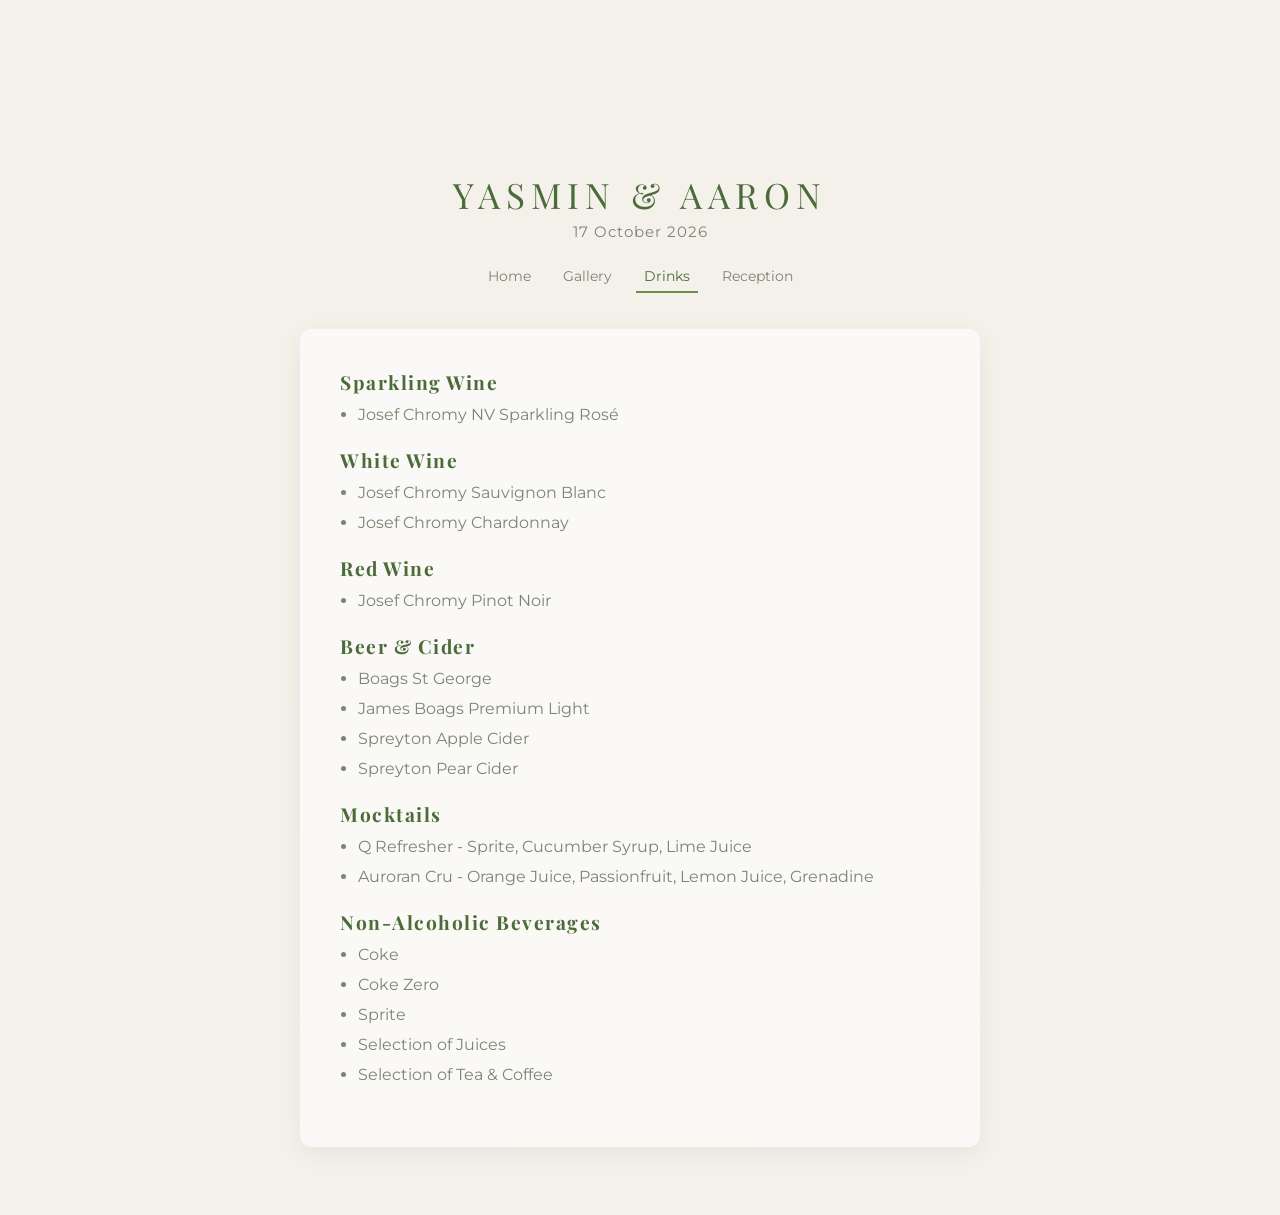
<file: drinks.html>
<!doctype html>
<html lang="en">
<head>
  <meta charset="utf-8" />
  <meta name="viewport" content="width=device-width,initial-scale=1" />
  <title>Drinks</title>

  <!-- Google Fonts (serif headline + neutral sans) -->
  <link rel="preconnect" href="https://fonts.googleapis.com">
  <link rel="preconnect" href="https://fonts.gstatic.com" crossorigin>
  <link href="https://fonts.googleapis.com/css2?family=Playfair+Display:ital,wght@0,400;0,700;1,400&family=Montserrat:wght@300;400;600&display=swap" rel="stylesheet">

  <!-- Shared header and navigation styles -->
  <link rel="stylesheet" href="styles/common.css">

  <meta name="theme-color" content="#f4f1eb">

  <style>
    :root{
      --shadow: 0 6px 24px rgba(17,18,15,0.06);
    }

    *{box-sizing:border-box}
    html,body{height:100%}
    body{
      margin:0;
      min-height:100%;
      font-family: 'Montserrat', system-ui, -apple-system, "Segoe UI", Roboto, "Helvetica Neue", Arial;
      color:var(--text);
      background: linear-gradient(180deg, var(--bg) 0%, var(--paper) 100%);
      padding: calc(var(--gutter) * 1.25);
      display:flex;
      align-items:flex-start;
      justify-content:center;
    }

    .container{
      position:relative;
      z-index:2;
      max-width:var(--max-width);
      width:100%;
      margin:0 auto;
      text-align:center;
      padding: calc(var(--gutter) * 1.5) calc(var(--gutter) * 1.2);
    }

    .card{
      background:linear-gradient(180deg, rgba(255,255,255,0.6), rgba(255,255,255,0.55));
      border-radius:var(--radius);
      padding:calc(var(--gutter) * 0.9);
      box-shadow:var(--shadow);
      max-width:680px;
      margin:0 auto;
    }

    .menu-section{
      margin-bottom:20px;
      text-align:left;
    }

    .menu-section h3{
      font-family:'Playfair Display',serif;
      color:var(--accent-dark);
      letter-spacing:1.5px;
      margin:0 0 8px 0;
      font-size:1.2rem;
    }

    .menu-section ul{
      margin:0;
      padding:0 0 0 18px;
      color:var(--muted);
    }

    .menu-item{
      margin-bottom:6px;
      line-height:1.5;
    }

    .note{
      margin-top:12px;
      color:var(--muted);
      font-size:13px;
      line-height:1.6;
    }

    @media (max-width:880px){
      .artwork{display:none}
      .container{padding:0}
      body{padding:24px}
    }
  </style>
</head>
<body>
  <div class="artwork left" aria-hidden="true"></div>
  <div class="artwork right" aria-hidden="true"></div>

  <main class="container">
    <header>
      <h1>YASMIN &amp; AARON</h1>
      <div class="lead">17 October 2026</div>

      <nav aria-label="Main">
        <a href="index.html">Home</a>
        <a href="gallery.html">Gallery</a>
        <a href="drinks.html" class="active" aria-current="page">Drinks</a>
        <a href="reception.html">Reception</a>
      </nav>
    </header>

    <section class="card">
      <div style="margin:0 auto;text-align:left">
        <div class="menu-section">
          <h3>Sparkling Wine</h3>
          <ul>
            <li class="menu-item">Josef Chromy NV Sparkling Rosé</li>
          </ul>
        </div>

        <div class="menu-section">
          <h3>White Wine</h3>
          <ul>
            <li class="menu-item">Josef Chromy Sauvignon Blanc</li>
            <li class="menu-item">Josef Chromy Chardonnay</li>
          </ul>
        </div>

        <div class="menu-section">
          <h3>Red Wine</h3>
          <ul>
            <li class="menu-item">Josef Chromy Pinot Noir</li>
          </ul>
        </div>

        <div class="menu-section">
          <h3>Beer &amp; Cider</h3>
          <ul>
            <li class="menu-item">Boags St George</li>
            <li class="menu-item">James Boags Premium Light</li>
            <li class="menu-item">Spreyton Apple Cider</li>
            <li class="menu-item">Spreyton Pear Cider</li>
          </ul>
        </div>

        <div class="menu-section">
          <h3>Mocktails</h3>
          <ul>
            <li class="menu-item">Q Refresher - Sprite, Cucumber Syrup, Lime Juice</li>
            <li class="menu-item">Auroran Cru - Orange Juice, Passionfruit, Lemon Juice, Grenadine</li>
          </ul>
        </div>

        <div class="menu-section">
          <h3>Non-Alcoholic Beverages</h3>
          <ul>
            <li class="menu-item">Coke</li>
            <li class="menu-item">Coke Zero</li>
            <li class="menu-item">Sprite</li>
            <li class="menu-item">Selection of Juices</li>
            <li class="menu-item">Selection of Tea &amp; Coffee</li>
          </ul>
        </div>
      </div>
    </section>
  </main>
</body>
</html>
</file>
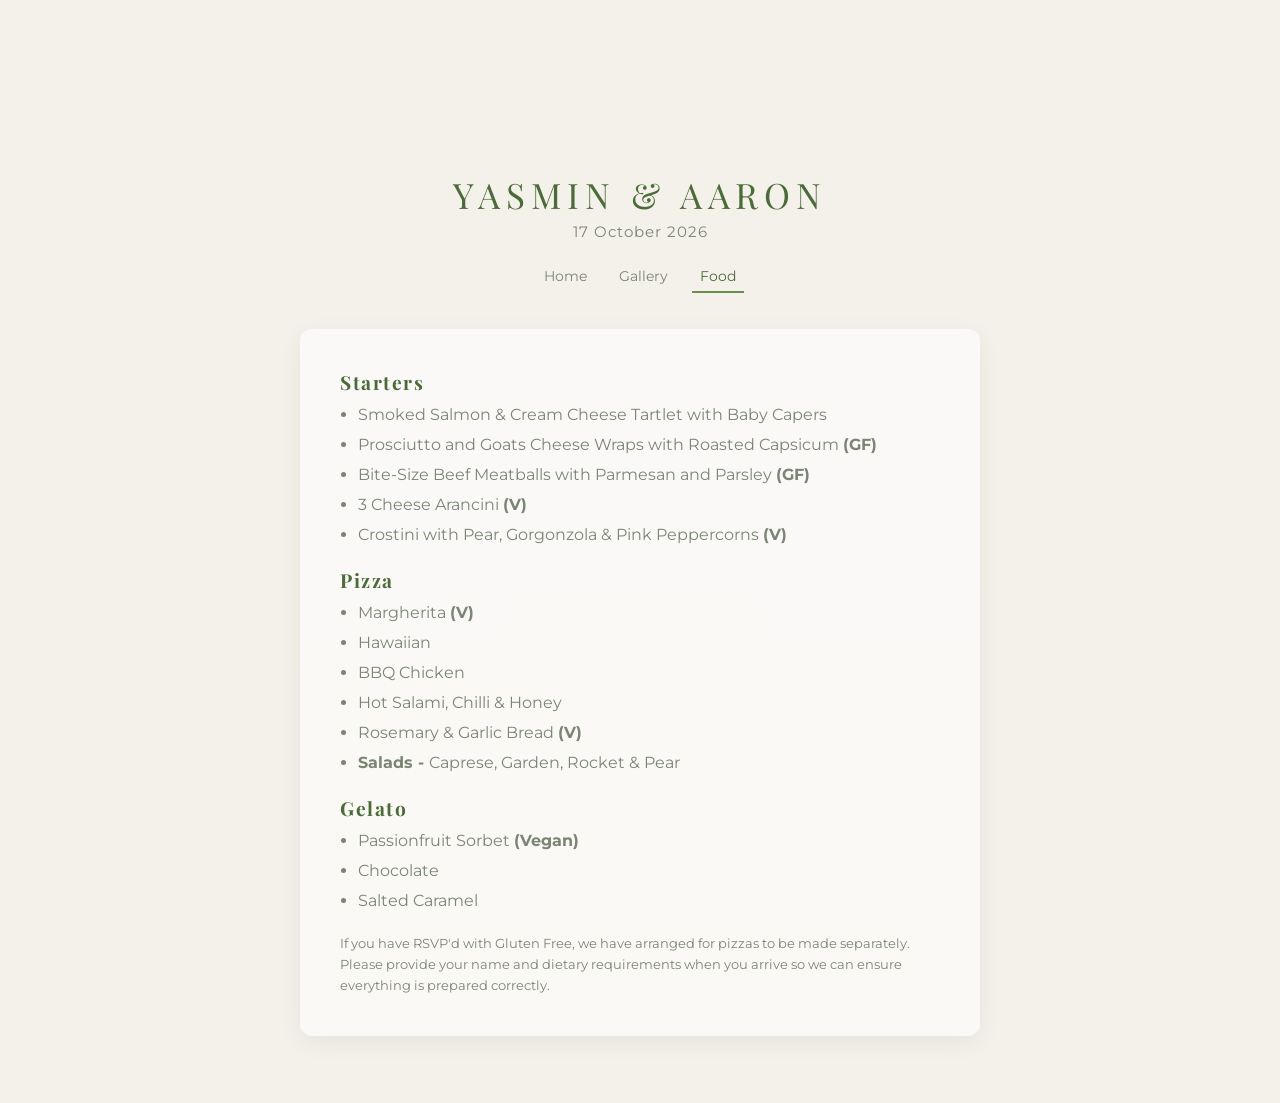
<file: food.html>
<!doctype html>
<html lang="en">
<head>
  <meta charset="utf-8" />
  <meta name="viewport" content="width=device-width,initial-scale=1" />
  <title>Food</title>

  <!-- Google Fonts (serif headline + neutral sans) -->
  <link rel="preconnect" href="https://fonts.googleapis.com">
  <link rel="preconnect" href="https://fonts.gstatic.com" crossorigin>
  <link href="https://fonts.googleapis.com/css2?family=Playfair+Display:ital,wght@0,400;0,700;1,400&family=Montserrat:wght@300;400;600&display=swap" rel="stylesheet">

  <!-- Shared header and navigation styles -->
  <link rel="stylesheet" href="styles/common.css">

  <meta name="theme-color" content="#f4f1eb">

  <style>
    :root{
      --shadow: 0 6px 24px rgba(17,18,15,0.06);
    }

    *{box-sizing:border-box}
    html,body{height:100%}
    body{
      margin:0;
      min-height:100%;
      font-family: 'Montserrat', system-ui, -apple-system, "Segoe UI", Roboto, "Helvetica Neue", Arial;
      color:var(--text);
      background: linear-gradient(180deg, var(--bg) 0%, var(--paper) 100%);
      padding: calc(var(--gutter) * 1.25);
      display:flex;
      align-items:flex-start;
      justify-content:center;
    }

    .container{
      position:relative;
      z-index:2;
      max-width:var(--max-width);
      width:100%;
      margin:0 auto;
      text-align:center;
      padding: calc(var(--gutter) * 1.5) calc(var(--gutter) * 1.2);
    }

    .card{
      background:linear-gradient(180deg, rgba(255,255,255,0.6), rgba(255,255,255,0.55));
      border-radius:var(--radius);
      padding:calc(var(--gutter) * 0.9);
      box-shadow:var(--shadow);
      max-width:680px;
      margin:0 auto;
    }

    .menu-section{
      margin-bottom:20px;
      text-align:left;
    }

    .menu-section h3{
      font-family:'Playfair Display',serif;
      color:var(--accent-dark);
      letter-spacing:1.5px;
      margin:0 0 8px 0;
      font-size:1.2rem;
    }

    .menu-section ul{
      margin:0;
      padding:0 0 0 18px;
      color:var(--muted);
    }

    .menu-item{
      margin-bottom:6px;
      line-height:1.5;
    }

    .note{
      margin-top:12px;
      color:var(--muted);
      font-size:13px;
      line-height:1.6;
    }

    @media (max-width:880px){
      .artwork{display:none}
      .container{padding:0}
      body{padding:24px}
    }
  </style>
</head>
<body>
  <div class="artwork left" aria-hidden="true"></div>
  <div class="artwork right" aria-hidden="true"></div>

  <main class="container">
    <header>
      <h1>YASMIN &amp; AARON</h1>
      <div class="lead">17 October 2026</div>

      <nav aria-label="Main">
        <a href="index.html">Home</a>
        <a href="gallery.html">Gallery</a>
        <a href="food.html" class="active" aria-current="page">Food</a>
      </nav>
    </header>

    <section class="card">
      <div style="margin:0 auto;text-align:left">
        <div class="menu-section">
          <h3>Starters</h3>
          <ul>
            <li class="menu-item">Smoked Salmon &amp; Cream Cheese Tartlet with Baby Capers</li>
            <li class="menu-item">Prosciutto and Goats Cheese Wraps with Roasted Capsicum <strong>(GF)</strong></li>
            <li class="menu-item">Bite-Size Beef Meatballs with Parmesan and Parsley <strong>(GF)</strong></li>
            <li class="menu-item">3 Cheese Arancini <strong>(V)</strong></li>
            <li class="menu-item">Crostini with Pear, Gorgonzola &amp; Pink Peppercorns <strong>(V)</strong></li>
          </ul>
        </div>

        <div class="menu-section">
          <h3>Pizza</h3>
          <ul>
            <li class="menu-item">Margherita <strong>(V)</strong></li>
            <li class="menu-item">Hawaiian</li>
            <li class="menu-item">BBQ Chicken</li>
            <li class="menu-item">Hot Salami, Chilli &amp; Honey</li>
            <li class="menu-item">Rosemary &amp; Garlic Bread <strong>(V)</strong></li>
            <li class="menu-item"><strong>Salads - </strong> Caprese, Garden, Rocket &amp; Pear</li>
          </ul>
        </div>

        <div class="menu-section">
          <h3>Gelato</h3>
          <ul>
            <li class="menu-item">Passionfruit Sorbet <strong>(Vegan)</strong></li>
            <li class="menu-item">Chocolate</li>
            <li class="menu-item">Salted Caramel</li>
          </ul>
        </div>

        <div class="note">
          If you have RSVP'd with Gluten Free, we have arranged for pizzas to be made separately. Please provide your name and dietary requirements when you arrive so we can ensure everything is prepared correctly.
        </div>
      </div>
    </section>
  </main>
</body>
</html>
</file>
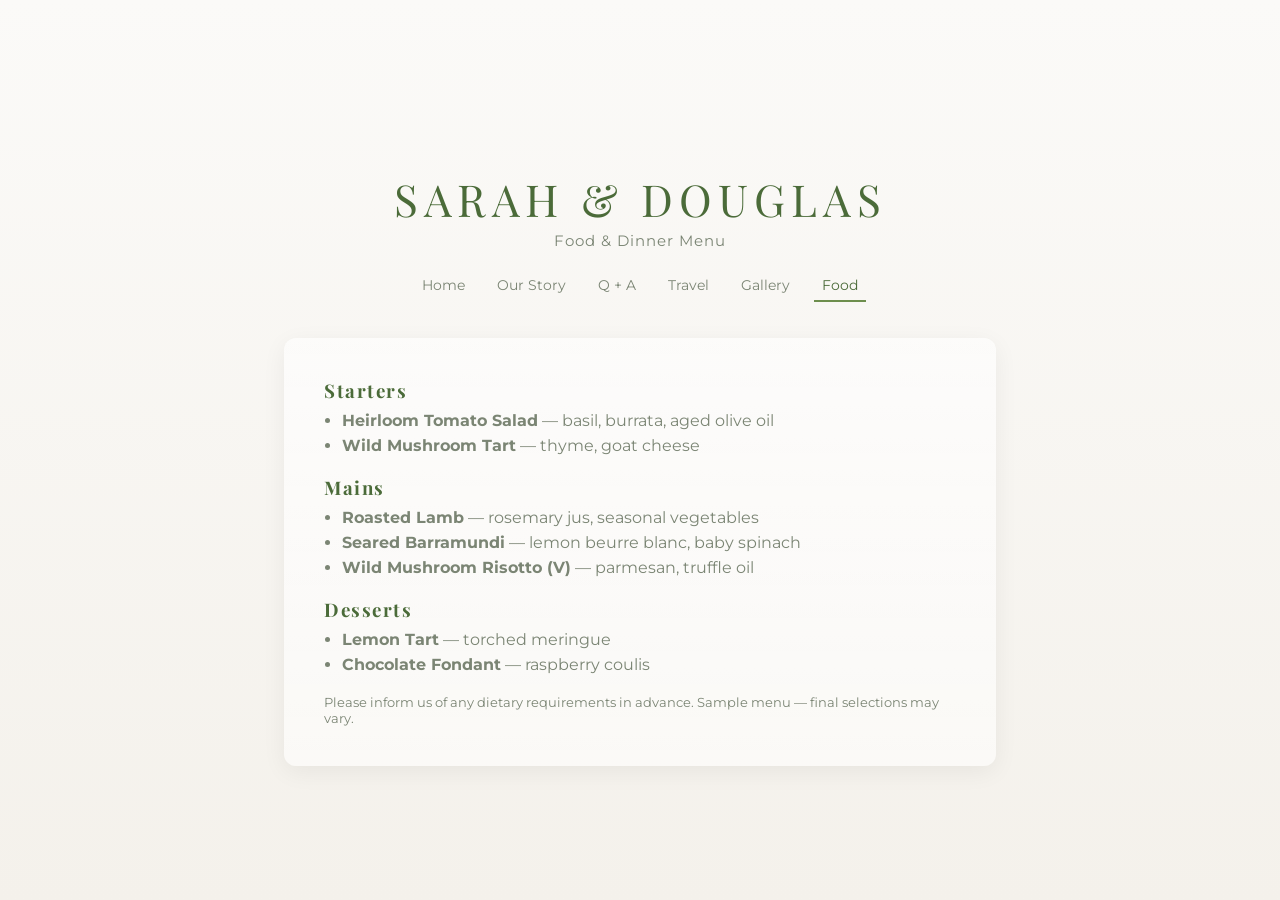
<file: food_Version2.html>
<!doctype html>
<html lang="en">
<head>
  <meta charset="utf-8" />
  <meta name="viewport" content="width=device-width,initial-scale=1" />
  <title>Food &amp; Dinner Menu — Sarah &amp; Douglas</title>

  <!-- Google Fonts (serif headline + neutral sans) -->
  <link rel="preconnect" href="https://fonts.googleapis.com">
  <link rel="preconnect" href="https://fonts.gstatic.com" crossorigin>
  <link href="https://fonts.googleapis.com/css2?family=Playfair+Display:ital,wght@0,400;0,700;1,400&family=Montserrat:wght@300;400;600&display=swap" rel="stylesheet">

  <meta name="theme-color" content="#f4f1eb">

  <style>
    :root{
      --bg: #fbfaf8;
      --paper: #f4f1eb;
      --text: #37413a;
      --muted: #7b8574;
      --accent: #6d8e4d;
      --accent-dark: #4b6b39;
      --max-width: 820px;
      --gutter: clamp(16px, 3.5vw, 48px);
      --radius: 12px;
      --shadow: 0 6px 24px rgba(17,18,15,0.06);
    }

    *{box-sizing:border-box}
    html,body{height:100%}
    body{
      margin:0;
      min-height:100%;
      font-family: 'Montserrat', system-ui, -apple-system, "Segoe UI", Roboto, "Helvetica Neue", Arial;
      color:var(--text);
      background: linear-gradient(180deg, var(--bg) 0%, var(--paper) 100%);
      padding: calc(var(--gutter) * 1.25);
      display:flex;
      align-items:flex-start;
      justify-content:center;
    }

    .artwork{position:fixed;top:0;bottom:0;width:34vw;max-width:420px;pointer-events:none;z-index:0;display:flex;align-items:center;justify-content:center}
    .artwork.left{left:0;background-image: url("https://media-api.xogrp.com/images/6b62ddcd-512a-4ad0-a92a-77882c7b807b");background-repeat:no-repeat;background-position:left center;background-size:contain;transform:translateX(-8%);opacity:.95}
    .artwork.right{right:0;background-image: url("https://media-api.xogrp.com/images/6b62ddcd-512a-4ad0-a92a-77882c7b807b");background-repeat:no-repeat;background-position:right center;background-size:contain;transform:translateX(8%) scaleX(-1);opacity:.95}

    .container{position:relative;z-index:2;max-width:var(--max-width);width:100%;margin:0 auto;text-align:center;padding: calc(var(--gutter) * 1.5) calc(var(--gutter) * 1.2);}
    header{margin-top:6vh;margin-bottom:2.25rem}
    h1{margin:0;font-family:'Playfair Display',serif;font-weight:400;letter-spacing:6px;font-size:clamp(28px,4.6vw,44px);color:var(--accent-dark);text-transform:uppercase;line-height:1}
    .lead{margin-top:.6rem;margin-bottom:1rem;color:var(--muted);font-size:clamp(13px,1.6vw,15px);letter-spacing:1px}

    nav{margin-top:1.25rem;display:flex;gap:1rem;justify-content:center;font-size:14px;color:var(--muted)}
    nav a{color:var(--muted);text-decoration:none;padding:6px 8px;border-bottom:2px solid transparent}
    nav a.active,nav a:hover{color:var(--accent-dark);border-bottom-color:var(--accent)}

    .card{background:linear-gradient(180deg, rgba(255,255,255,0.6), rgba(255,255,255,0.55));border-radius:var(--radius);padding:calc(var(--gutter) * 0.9);box-shadow:var(--shadow)}

    .menu-section{margin-bottom:20px;text-align:left}
    .menu-section h3{font-family:'Playfair Display',serif;color:var(--accent-dark);letter-spacing:1.5px;margin:0 0 8px 0}
    .menu-section ul{margin:0;padding:0 0 0 18px;color:var(--muted)}
    .menu-item{margin-bottom:6px}

    @media (max-width:880px){.artwork{display:none}.container{padding:0}}
  </style>
</head>
<body>
  <div class="artwork left" aria-hidden="true"></div>
  <div class="artwork right" aria-hidden="true"></div>

  <main class="container">
    <header>
      <h1>SARAH &amp; DOUGLAS</h1>
      <div class="lead">Food &amp; Dinner Menu</div>

      <nav aria-label="Main">
        <a href="index.html">Home</a>
        <a href="#">Our Story</a>
        <a href="#">Q + A</a>
        <a href="#">Travel</a>
        <a href="gallery.html">Gallery</a>
        <a href="food.html" class="active" aria-current="page">Food</a>
      </nav>
    </header>

    <section class="card">
      <div style="max-width:680px;margin:0 auto;text-align:left">
        <div class="menu-section">
          <h3>Starters</h3>
          <ul>
            <li class="menu-item"><strong>Heirloom Tomato Salad</strong> — basil, burrata, aged olive oil</li>
            <li class="menu-item"><strong>Wild Mushroom Tart</strong> — thyme, goat cheese</li>
          </ul>
        </div>

        <div class="menu-section">
          <h3>Mains</h3>
          <ul>
            <li class="menu-item"><strong>Roasted Lamb</strong> — rosemary jus, seasonal vegetables</li>
            <li class="menu-item"><strong>Seared Barramundi</strong> — lemon beurre blanc, baby spinach</li>
            <li class="menu-item"><strong>Wild Mushroom Risotto (V)</strong> — parmesan, truffle oil</li>
          </ul>
        </div>

        <div class="menu-section">
          <h3>Desserts</h3>
          <ul>
            <li class="menu-item"><strong>Lemon Tart</strong> — torched meringue</li>
            <li class="menu-item"><strong>Chocolate Fondant</strong> — raspberry coulis</li>
          </ul>
        </div>

        <div style="margin-top:12px;color:var(--muted);font-size:13px">Please inform us of any dietary requirements in advance. Sample menu — final selections may vary.</div>
      </div>
    </section>
  </main>
</body>
</html>
</file>
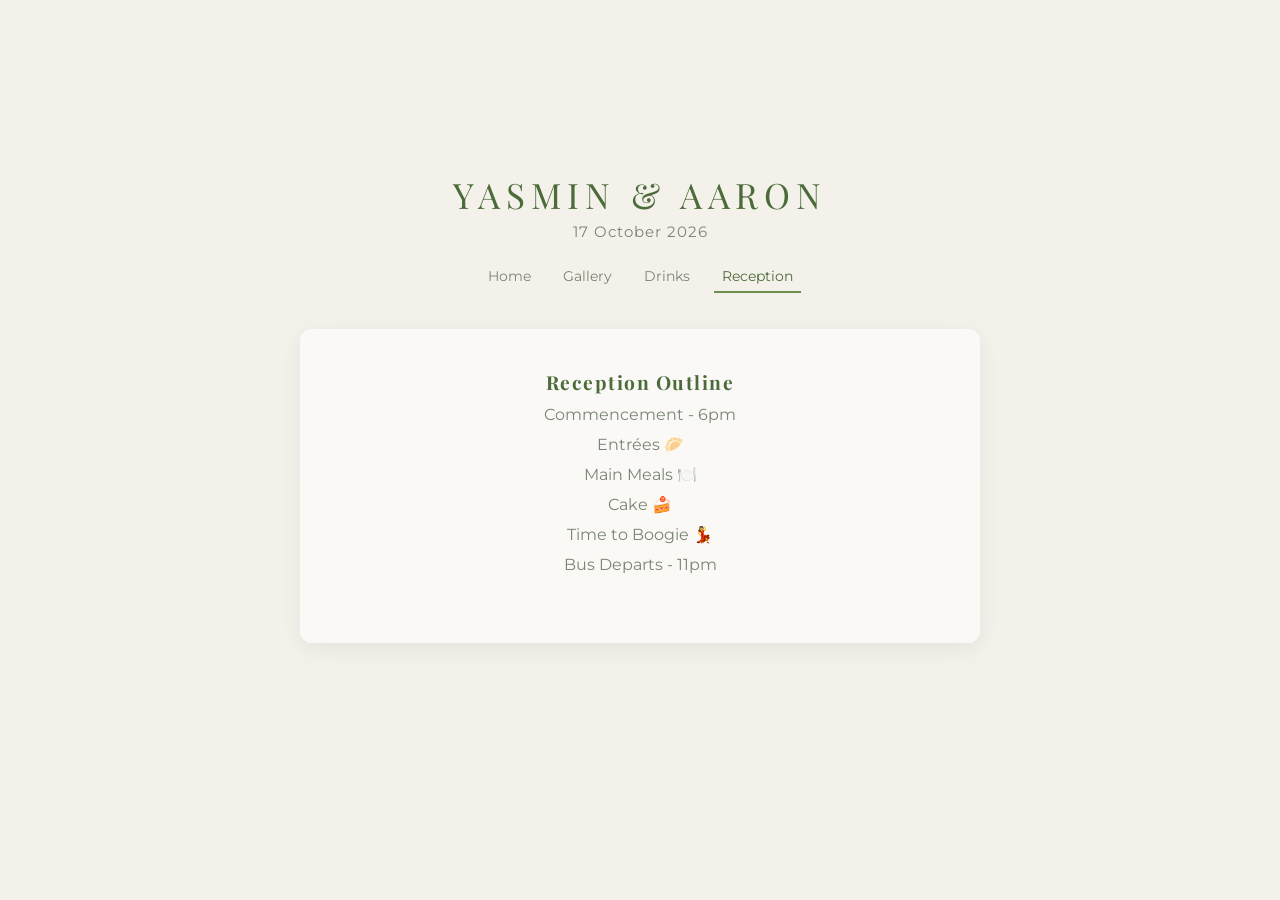
<file: reception.html>
<!doctype html>
<html lang="en">
<head>
  <meta charset="utf-8" />
  <meta name="viewport" content="width=device-width,initial-scale=1" />
  <title>Reception</title>

  <!-- Google Fonts (serif headline + neutral sans) -->
  <link rel="preconnect" href="https://fonts.googleapis.com">
  <link rel="preconnect" href="https://fonts.gstatic.com" crossorigin>
  <link href="https://fonts.googleapis.com/css2?family=Playfair+Display:ital,wght@0,400;0,700;1,400&family=Montserrat:wght@300;400;600&display=swap" rel="stylesheet">

  <!-- Shared header and navigation styles -->
  <link rel="stylesheet" href="styles/common.css">

  <meta name="theme-color" content="#f4f1eb">

  <style>
    :root{
      --shadow: 0 6px 24px rgba(17,18,15,0.06);
    }

    *{box-sizing:border-box}
    html,body{height:100%}
    body{
      margin:0;
      min-height:100%;
      font-family: 'Montserrat', system-ui, -apple-system, "Segoe UI", Roboto, "Helvetica Neue", Arial;
      color:var(--text);
      background: linear-gradient(180deg, var(--bg) 0%, var(--paper) 100%);
      padding: calc(var(--gutter) * 1.25);
      display:flex;
      align-items:flex-start;
      justify-content:center;
    }

    .container{
      position:relative;
      z-index:2;
      max-width:var(--max-width);
      width:100%;
      margin:0 auto;
      text-align:center;
      padding: calc(var(--gutter) * 1.5) calc(var(--gutter) * 1.2);
    }

    .card{
      background:linear-gradient(180deg, rgba(255,255,255,0.6), rgba(255,255,255,0.55));
      border-radius:var(--radius);
      padding:calc(var(--gutter) * 0.9);
      box-shadow:var(--shadow);
      max-width:680px;
      margin:0 auto;
      text-align:center;
    }

    .menu-section{
      margin-bottom:20px;
      text-align:center;
    }

    .menu-section h3{
      font-family:'Playfair Display',serif;
      color:var(--accent-dark);
      letter-spacing:1.5px;
      margin:0 0 8px 0;
      font-size:1.2rem;
    }

    .menu-section ul{
      margin:0;
      padding:0;
      list-style: none;
      color:var(--muted);
      display:inline-block;
      text-align:center;
    }

    .menu-item{
      margin-bottom:6px;
      line-height:1.5;
      text-align:center;
    }

    .note{
      margin-top:12px;
      color:var(--muted);
      font-size:13px;
      line-height:1.6;
    }

    @media (max-width:880px){
      .artwork{display:none}
      .container{padding:0}
      body{padding:24px}
    }
  </style>
</head>
<body>
  <div class="artwork left" aria-hidden="true"></div>
  <div class="artwork right" aria-hidden="true"></div>

  <main class="container">
    <header>
      <h1>YASMIN &amp; AARON</h1>
      <div class="lead">17 October 2026</div>

      <nav aria-label="Main">
        <a href="index.html">Home</a>
        <a href="gallery.html">Gallery</a>
        <a href="drinks.html">Drinks</a>
        <a href="reception.html" class="active" aria-current="page">Reception</a>
      </nav>
    </header>

    <section class="card">
      <div style="margin:0 auto;text-align:center">
        <div class="menu-section">
          <h3>Reception Outline</h3>
          <ul>
            <li class="menu-item">Commencement - 6pm</li>
            <li class="menu-item">Entrées 🥟</li>
            <li class="menu-item">Main Meals 🍽️</li>
            <li class="menu-item">Cake 🍰</li>
            <li class="menu-item">Time to Boogie 💃</li>
            <li class="menu-item">Bus Departs - 11pm</li>
          </ul>
        </div>
      </div>
    </section>
  </main>
</body>
</html>
</file>
<file: styles/common.css>
/* Shared design tokens + consistent header/nav styles for all pages */
:root{
  --bg: #f4f1eb;
  --paper: #f4f1eb;
  --text: #37413a;
  --muted: #7b8574;
  --accent: #6d8e4d;
  --accent-dark: #4b6b39;
  --max-width: 820px;
  --gutter: clamp(16px, 3.5vw, 48px);
  --radius: 12px;
}

/* Consistent header spacing + typography across all pages */
header, .site-header {
  margin-top: 6vh;
  margin-bottom: 2.25rem;
  text-align: center;
}

/* Headline: same sizing across pages */
header h1,
.site-header h1 {
  margin: 0;
  font-family: 'Playfair Display', serif;
  font-weight: 400;
  letter-spacing: 6px;
  font-size: clamp(28px, 3.5vw, 35px);
  color: var(--accent-dark);
  text-transform: uppercase;
  line-height: 1;
}

/* Lead / subtitle under the headline */
.lead {
  margin-top: 0.6rem;
  margin-bottom: 1rem;
  color: var(--muted);
  font-size: clamp(13px, 1.6vw, 15px);
  letter-spacing: 1px;
}

/* Ensure nav visuals are consistent too */
nav {
  margin-top: 1.25rem;
  display: flex;
  gap: 1rem;
  justify-content: center;
  font-size: 14px;
  color: var(--muted);
}
nav a {
  color: var(--muted);
  text-decoration: none;
  padding: 6px 8px;
  border-bottom: 2px solid transparent;
}
nav a.active,
nav a:hover {
  color: var(--accent-dark);
  border-bottom-color: var(--accent);
}
</file>
